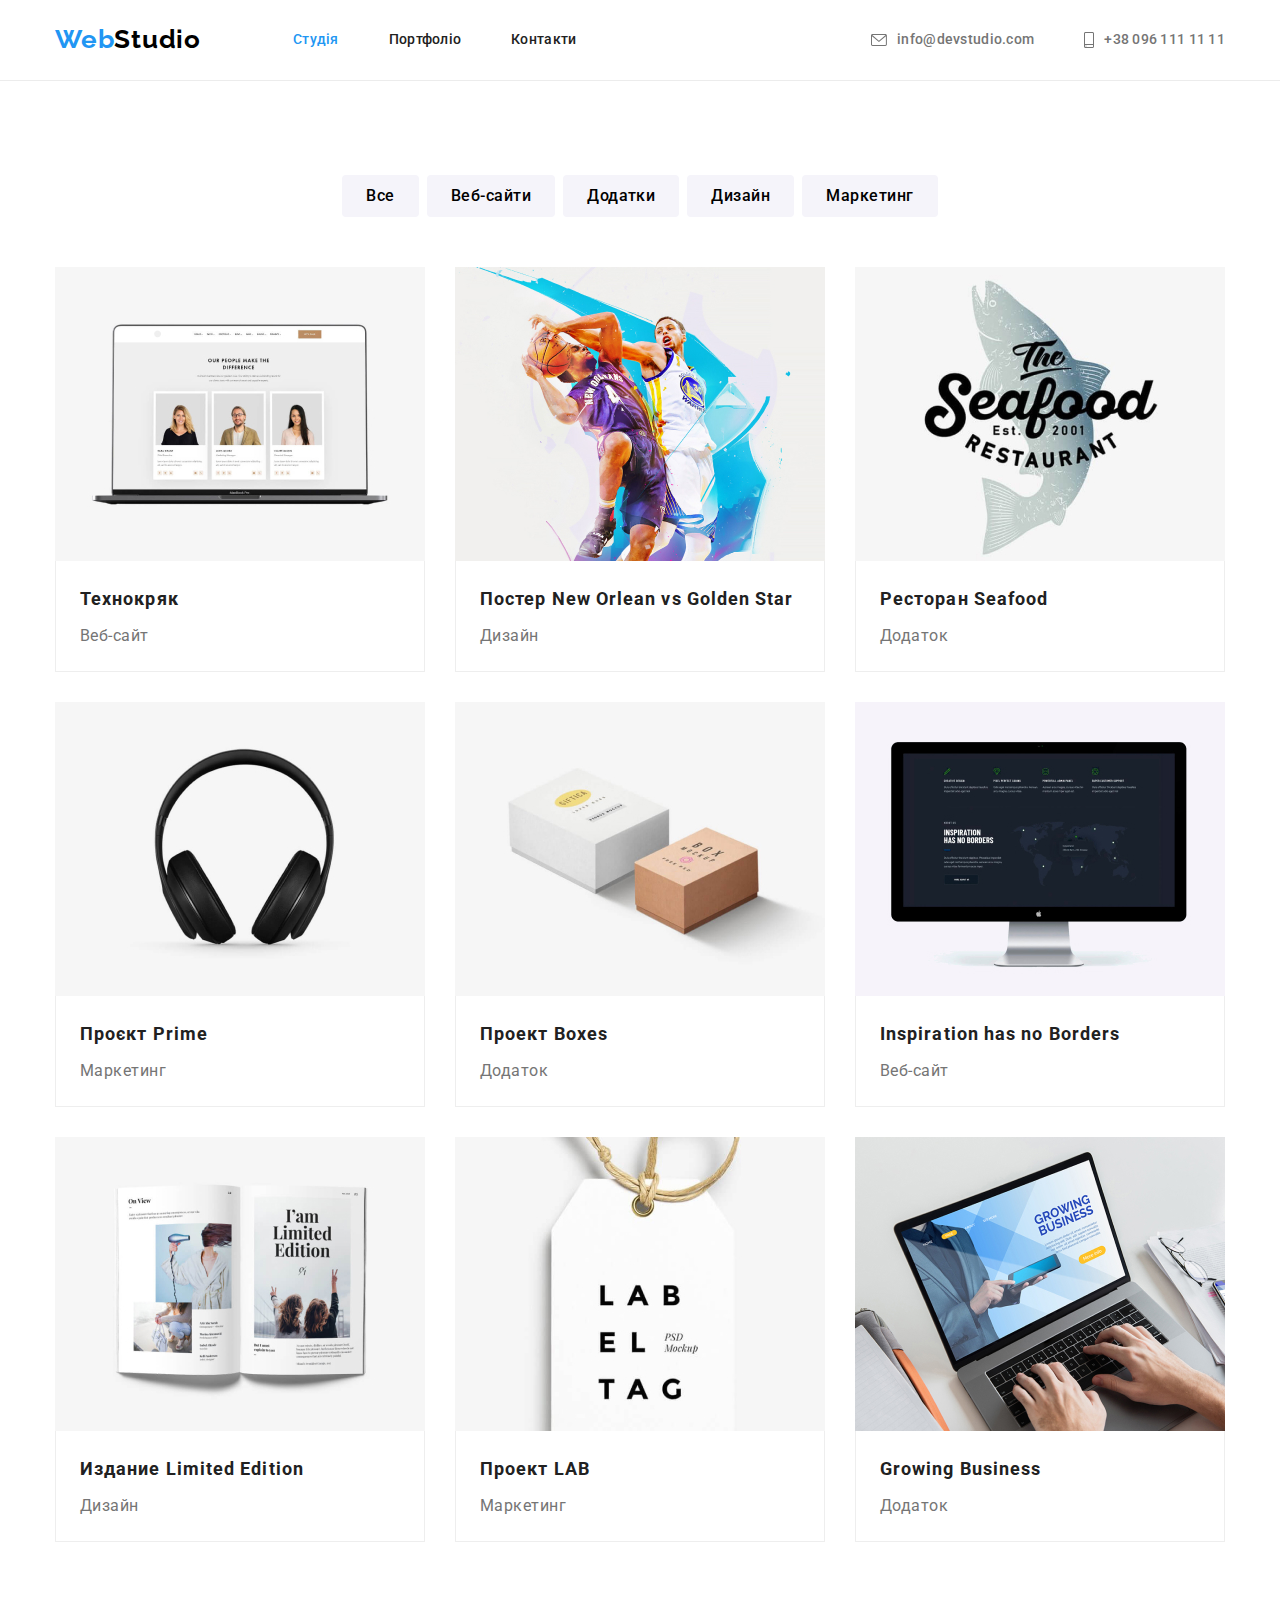
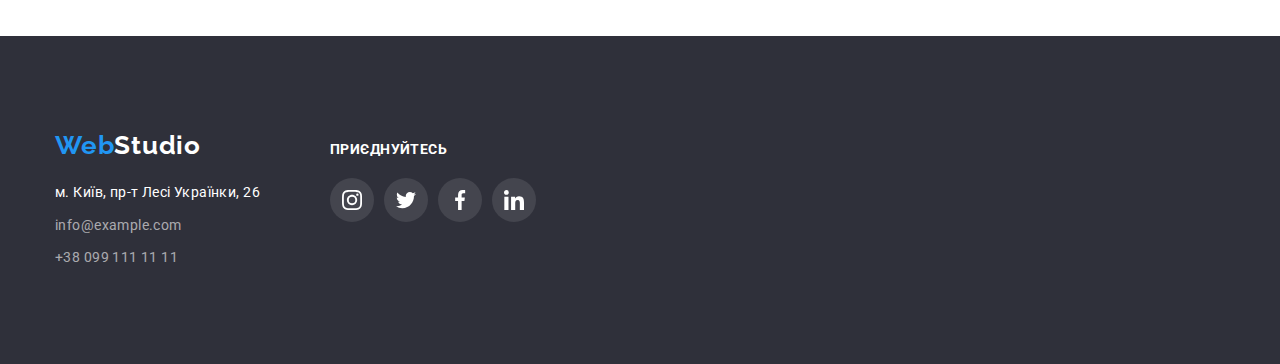
<file: portfolio.html>
<!DOCTYPE html>
<html lang="en">
<head>
    <meta charset="UTF-8">
    <meta http-equiv="X-UA-Compatible" content="IE=edge">
    <meta name="viewport" content="width=device-width, initial-scale=1.0">
    <title>Портфоліо</title>
    <!--Normalize s-->
    <link rel="stylesheet" href="https://cdn.jsdelivr.net/npm/modern-normalize@1.1.0/modern-normalize.min.css">
    <!--Normalize e-->
    <link rel="preconnect" href="https://fonts.googleapis.com">
    <link rel="preconnect" href="https://fonts.gstatic.com" crossorigin>
    <link
        href="https://fonts.googleapis.com/css2?family=Montserrat:wght@400;700&family=Raleway:wght@700&family=Roboto:wght@400;500;700;900&display=swap"
        rel="stylesheet">
    <link rel="stylesheet" href="./styles.css"/>
</head>
<body>
<!-- ХЕДЕР -->
    <header class="header-wrapper">
        <div class="container header-container">
            <nav class="header-nav">
                <a href="#" class="logo logo-header"><span class="logo-web">Web</span><span
                        class="logo-studio">Studio</span></a>
                <ul class="list header-list">
                    <li><a href="#" class="site-nav name-studio">Студія</a></li>
                    <li><a href="./portfolio.html" class="site-nav">Портфоліо</a></li>
                    <li><a href="#" class="site-nav">Контакти</a></li>
                </ul>
            </nav>
            <ul class="list header-contacts">
                <li class="header-site">
                    <a class="contacts-header" href="info@devstudio.com">
                        <svg class="icon-contacts" width="16" height="12">
                            <use href="./icons/icons.svg#envelope"></use>
                        </svg>info@devstudio.com</a>
                </li>
                <li>
                    <a class="contacts-header" href="tell:+380961111111">
                        <svg class="icon-contacts" width="10" height="16">
                            <use href="./icons/icons.svg#smartphone"></use>
                        </svg>+38 096 111 11 11</a>
                </li>
            </ul>
        </div>
    </header>
    <main>
        <section class="section">
            <div class="container">
             <ul class="list flex-portfolio-buttons">
                 <li><button type="button" class="button-portfolio">Все</button></li>
                 <li><button type="button" class="button-portfolio">Веб-сайти</button></li>
                 <li><button type="button" class="button-portfolio">Додатки</button></li>
                 <li><button type="button" class="button-portfolio">Дизайн</button></li>
                 <li><button type="button" class="button-portfolio">Маркетинг</button></li>
             </ul>
    
              <ul class="list flex-portfolio portfolio-wrapper portfolio-title">
                 <li class="portfolio-cards">
                     <a href="#" class="link portfolio-shadow">
                     <img src="./images/img-tehno.jpg" alt="laptop" width="370">
                     <div class="portfolio-paragraph"><h2 class="project-title">Технокряк</h2>
                     <p class="project-description">Веб-сайт</p></div>
                     </a>
                 </li>
                 <li class="portfolio-cards">
                     <a href="#" class="link portfolio-shadow">
                     <img src="./images/img-orlean.jpg" alt="Постер New Orlean vs Golden Star" width="370">
                     <div class="portfolio-paragraph"><h2 class="project-title">Постер New Orlean vs Golden Star</h2>
                     <p class="project-description">Дизайн</p></div>
                     </a>
                  </li>
                 <li class="portfolio-cards">
                     <a href="#" class="link portfolio-shadow">
                     <img src="./images/img-seafood.jpg" alt="Seafood" width="370">
                     <div class="portfolio-paragraph"><h2 class="project-title">Ресторан Seafood</h2>
                     <p class="project-description">Додаток</p></div>
                     </a>
                 </li>
                 <li class="portfolio-cards">
                     <a href="#" class="link portfolio-shadow">
                     <img src="./images/img-prime.jpg" alt="headphone" width="370">
                     <div class="portfolio-paragraph"><h2 class="project-title">Проєкт Prime</h2>
                     <p class="project-description">Маркетинг</p></div>
                     </a>
                 </li>
                 <li class="portfolio-cards">
                     <a href="#" class="link portfolio-shadow">
                     <img src="./images/img-boxes.jpg" alt="Boxes" width="370">
                     <div class="portfolio-paragraph"><h2 class="project-title">Проект Boxes</h2>
                     <p class="project-description">Додаток</p></div>
                     </a>
                 </li>
                 <li class="portfolio-cards">
                     <a href="#" class="link portfolio-shadow">
                     <img src="./images/img-inspiration.jpg" alt="monitor" width="370">
                     <div class="portfolio-paragraph"><h2 class="project-title">Inspiration has no Borders</h2>
                     <p class="project-description">Веб-сайт</p></div>
                     </a>
                 </li>
                 <li class="portfolio-cards">
                     <a href="#" class="link portfolio-shadow">
                     <img src="./images/img-limited.jpg" alt="magazine" width="370">
                     <div class="portfolio-paragraph"><h2 class="project-title">Издание Limited Edition</h2>
                    <p class="project-description">Дизайн</p></div>
                     </a>
                  </li>
                  <li class="portfolio-cards">
                     <a href="#" class="link portfolio-shadow">
                     <img src="./images/img-lab.jpg" alt="emblem" width="370">
                     <div class="portfolio-paragraph"><h2 class="project-title">Проект LAB</h2>
                    <p class="project-description">Маркетинг</p></div>
                     </a>
                  </li>
                  <li class="portfolio-cards">
                     <a href="#" class="link portfolio-shadow">
                     <img src="./images/img-business.jpg" alt="laptop and hands" width="370">
                     <div class="portfolio-paragraph"><h2 class="project-title">Growing Business</h2>
                    <p class="project-description">Додаток</p></div>
                     </a>
                  </li>
                
              </ul>
         </div>
        </section>
        
    </main>
<!-- ФУТЕР -->
    <footer class="footer section">
        <div class="container footer-main">
    
    
            <div>
                <a href="#" class="logo logo-footer"><span class="logo-web">Web</span><span
                        class="logo-studio-footer">Studio</span></a>
                <address>
                    <ul class="list">
                        <li class="footer-mrgn"><a class="adress-footer" href="#">м. Київ, пр-т Лесі Українки, 26</a></li>
                        <li class="footer-mrgn"><a class="contacts-footer" href="info@example.com">info@example.com</a></li>
                        <li><a class="contacts-footer" href="tell:+380991111111">+38 099 111 11 11</a></li>
                    </ul>
                </address>
            </div>
    
    
    
    
            <div class="footer-icons">
                <h3 class="footer-join">Приєднуйтесь</h3>
                <ul class="footer-socials">
                    <li>
                        <a class="footer-socials-link link" href="#" target="_blank" rel="noopener noreferrer"
                            aria-label="Іконка Instagram">
                            <svg class="footer-socials-icon" width="20" height="20">
                                <use href="./icons/icons.svg#instagram"></use>
                            </svg>
                        </a>
                    </li>
                    <li class="socials-item">
                        <a class="footer-socials-link link" href="#" target="_blank" rel="noopener noreferrer"
                            aria-label="Іконка Twitter">
                            <svg class="footer-socials-icon" width="20" height="20">
                                <use href="./icons/icons.svg#twitter"></use>
                            </svg>
                        </a>
                    </li>
                    <li class="socials-item">
                        <a class="footer-socials-link link" href="#" target="_blank" rel="noopener noreferrer"
                            aria-label="Іконка Facebook">
                            <svg class="footer-socials-icon" width="20" height="20">
                                <use href="./icons/icons.svg#facebook"></use>
                            </svg>
                        </a>
                    </li>
                    <li class="socials-item">
                        <a class="footer-socials-link link" href="#" target="_blank" rel="noopener noreferrer"
                            aria-label="Іконка Linkedin">
                            <svg class="footer-socials-icon" width="20" height="20">
                                <use href="./icons/icons.svg#linkedin"></use>
                            </svg>
                        </a>
                    </li>
                </ul>
            </div>
    
    
        </div>
    </footer>
    </body>
    
    </html>
</file>
<file: styles.css>
/*General*/

/* html {
    box-sizing: border-box;}

*,
*::before,
*::after {
    box-sizing: inherit;}*/

:root{
    --brand-color: #2196F3;
    --footer-background-color: #2F303A;
    --text-color: #212121;
    --paragraph-color: #757575;
}

body{
    font-family: Roboto, sans-serif;
    color: var(--text-color);
}

/*скидання стилів s*/

a {
    text-decoration: none;
    color: currentColor;}

h1, h2, h3, h4, h5, h6, p {
    margin: 0;}

ul, ol {
    list-style: none;
    padding: 0;
    margin: 0;}

img{
    display: block;
}
/*скидання стилів e*/

.container {
    width: 1200px;
    margin: 0 auto;
    padding: 0 15px;
    /* outline: 1px dashed blue; */
}




/*logo*/
.header-container {
    display: flex;
    align-items: center;
}

.header-wrapper {
    border-bottom: 1px solid #ECECEC;
}
.logo {
    font-family: 'Raleway';
    font-style: normal;
    font-weight: 700;
    font-size: 26px;
    line-height: 1.2;
    letter-spacing: 0.03em;
}

.logo-header {
    width: 145px; 
    /* margin-left: 215px;  */
    margin-right: 93px;
}

.header-list {
    display: flex;
    gap: 50px;
}

.header-nav {
    display: flex;
    margin-right: auto;
    align-items: center;
}
.header-contacts {
    display: flex;
    align-items: center;
}

.header-site {
    margin-right: 50px;
   
}

/* .header-phone {
    
} */

.logo-footer {
    margin-bottom: 20px;
    display: block;
}

.logo-web {
    color: var(--brand-color);}

.logo-studio {
    color: #000000;}

.logo-studio-footer {
    color: #FFFFFF;}

a:link {
    text-decoration: none;}

.link {
    display: inline-block;} 

/*Site nav*/

.site-nav {
    font-weight: 500;
    font-size: 14px;
    line-height: 1.14;
    letter-spacing: 0.02em;
    color: var(--text-color);
    padding-top: 32px;
    padding-bottom: 32px; 
    display: block;   
}



.name-studio {
    color: var(--brand-color);}

/* .name-studio::after {
    content: '';
    display: block;
    background-color: #2196F3;
    height: 4px;
    width: 100%;
    border-radius: 2px;
} */

.name-portfolio {
    color: var(--brand-color);}

.site-nav:hover, 
.site-nav:focus{
    color: var(--brand-color);}

.contacts-header {
    display: flex;
    text-align: center;
    color: var(--paragraph-color);
    font-weight: 500;
    font-size: 14px;
    line-height: 1.14;
    letter-spacing: 0.02em;
    padding-top: 32px;
    padding-bottom: 32px;
    align-items: center;
}

.contacts-footer {
    color: rgba(100%, 100%, 100%, 60%);
    font-size: 14px;
    line-height: 1.7;
    letter-spacing: 0.03em;}

.contacts-header:hover, 
.contacts-header:focus{
    color: var(--brand-color);}

.contacts-footer:hover,
.contacts-footer:focus {
    color: var(--brand-color);}

.adress-footer {
    color: #FFFFFF;
    font-size: 14px;
    line-height: 1.7;
    letter-spacing: 0.03em;
    width: 231px;
}


.adress-footer:hover, 
.adress-footer:focus {
    color: var(--brand-color);}

.footer {
    justify-content: baseline;
    background-color: var(--footer-background-color);
    padding: 60px 0;
    margin: 0 auto;
}

.footer-main {
    display: flex;
    align-items: baseline;
}

.footer-mrgn {
    margin-bottom: 9px;
}

.list{
    list-style: none;
    font-style: normal;
}

/*hero*/
.hero {
    color: #FFFFFF;
    text-align: center;
    text-transform: uppercase;
    font-weight: 900;
    font-size: 44px;
    line-height: 1.4;
    letter-spacing: 0.06em;
    width: 696px;
    text-align: center;
    margin-left: 252px;
}

.hero-section {
    background-color: var(--footer-background-color);
    padding: 200px 0;
    max-width: 1600px;
    margin: 0 auto;
    text-align: center;

    background-image: linear-gradient(to right, rgba(47, 48, 58, 0.4), rgba(47, 48, 58, 0.4)), 
    url(../goit-markup-hw-04/images/Solution.png); 
    
    
    background-repeat: no-repeat;
    background-position: center;
    background-size: cover;
}

/*Button*/
.button{
    background-color: var(--brand-color);
    color: #ffffff;
    font-weight: 700;
    font-size: 16px;
    line-height: 1.8;
    border-color: transparent;
    border-radius: 4px;
    letter-spacing: 0.06em;
    cursor: pointer;
    /* width: 200px; */
    /* margin: 30px 692px 200px 692px; */
    margin-top: 30px;
    min-width: 220px;
    min-height: 50px;
    padding: 9px 31px;
}

.button:hover,
.button:focus {
    background-color: #117dd4;
}



.title {
    font-weight: 700;
    font-size: 36px;
    line-height: 1.17;
    text-align: center;
    letter-spacing: 0.03em; 
    margin-bottom: 50px;
}

.about-title h3 {
    font-weight: 700;
    font-size: 14px;
    line-height: 1.14;
    letter-spacing: 0.03em;
    text-transform: uppercase;
    margin-bottom: 10px;
}

.about-paragraph {
    font-size: 14px;
    line-height: 1.7;
    letter-spacing: 0.03em;
    color: var(--paragraph-color);
    width: 270px;
}

.team {
    background-color: #F5F4FA;
}

.team-name {
    font-weight: 500;
    font-size: 16px;
    line-height: 1.18;
    letter-spacing: 0.03em;
    text-align: center;
    margin-bottom: 10px;
}

.team-position {
    color: var(--paragraph-color);
    font-size: 16px;
    line-height: 1.18;
    letter-spacing: 0.03em;
    text-align: center;
    margin-bottom: 16px;
}

.team-about{
    padding-top: 30px;
    padding-bottom: 30px;
}

.team-wrapper {
    /* padding-left: 5px;
    padding-right: 5px; */
    /* padding-top: 30px; */
    /* padding-bottom: 30px; */
    background-color: #FFFFFF;
    box-shadow: 0px 1px 3px rgba(0, 0, 0, 0.12), 0px 1px 1px rgba(0, 0, 0, 0.14), 0px 2px 1px rgba(0, 0, 0, 0.2);
    border-radius: 0px 0px 4px 4px;
}

/*section about*/

.flex-team {
    display: flex;
    gap: 30px;
}

.flex-works {
    display: flex;
    gap: 30px;
}

.flex-details {
    display: flex;
    gap: 30px;
}

.section {
    padding-top: 94px;
    padding-bottom: 94px;
}

.section-about {
    text-align: center;
    margin-left: auto;
    margin-right: auto;


}
.section-paragraph {
    padding-top: 93px;
}

/* SOCIALS ICONS*/

.socials {
    display: flex;
    align-items: center;
    justify-content: center;
    gap: 10px;
}

/* .socials-item{

} */

.socials-link{
    display: flex;
    align-items: center;
    justify-content: center;
    width: 44px;
    height: 44px;
    background-color: #ffffff;
    border-radius: 50%;
    
}

.socials-icon{
    fill: #AFB1B8;
}

.socials-link:hover,
.socials-link:focus {
    background-color: var(--brand-color);
    border-color: var(--brand-color);
}

.socials-link:hover .socials-icon,
.socials-link:focus .socials-icon {
    fill: #FFFFFF;
}



.about-icon {
    display: flex;
    background-color: #F5F4FA;
    width: 270px;
    height: 120px;
    align-items: center;
    justify-content: center;
    border-radius: 4px;
    margin-bottom: 30px;

}

.clients {
    display: flex;
    align-items: center;
    gap: 30px;
}

.clients-link {
    display: flex;
    align-items: center;
    justify-content: center;
    width: 170px;
    height: 92px;
    border: 1px solid #AFB1B8;
    border-radius: 4px;
}

.icons-clients {
    display: flex;
    align-items: center;
    justify-content: center;
    width: 170px;
    height: 92px;
   
}


.clients-link:hover .socials-icon ,
.clients-link:focus .socials-icon {
    fill: var(--brand-color);
    
}

.clients-link:hover,
.clients-link:focus {
    border-color: var(--brand-color);
}

.icon-contacts {
    fill: currentColor;
    margin-right: 10px;
}


.icon-contacts:hover,
.icon-contacts:focus {
    fill: var(--brand-color);
}

.footer-join {
    font-weight: 700;
    font-size: 14px;
    line-height: 1.14;
    letter-spacing: 0.03em;
    text-transform: uppercase;
    color: #FFFFFF;
    margin-bottom: 20px;
    text-align: left;
}

.footer-icons {
    display: block;
    text-align: center;
    justify-content: center;
    margin-left: 70px;
}

.footer-socials-icon {
    fill: #FFFFFF;
}

.footer-socials {
    display: flex;
    align-items: center;
    justify-content: center;
    gap: 10px;
}

.footer-socials-link {
    display: flex;
    align-items: center;
    justify-content: center;
    width: 44px;
    height: 44px;
    background-color: rgba(255, 255, 255, 0.1);
    border-radius: 50%;
}

.footer-socials-link:hover,
.footer-socials-link:focus {
    background-color: var(--brand-color);
}

.footer-socials-link:hover .footer-socials-icon,
.footer-socials-link:focus .footer-socials-icon {
    fill: #FFFFFF;
}

/* PORTFOLIO */

.project-title {
    color: var(--text-color);
    font-weight: 700;
    font-size: 18px;
    line-height: 2;
    letter-spacing: 0.06em;
}

.project-description {
    font-size: 16px;
    line-height: 30px;
    letter-spacing: 0.03em;
    color: var(--paragraph-color);
}
.button-portfolio {
    background-color: #F5F4FA;
    font-weight: 500;
    font-size: 16px;
    line-height: 1.6;
    letter-spacing: 0.03em;
    border-color: transparent;
    border-radius: 4px;
    cursor: pointer;
    padding: 6px 22px;
}

.button-portfolio:hover,
.button-portfolio:focus {
    background-color: var(--brand-color);
    color: #FFFFFF;
    box-shadow: 0px 3px 1px rgba(0, 0, 0, 0.1), 0px 1px 2px rgba(0, 0, 0, 0.08), 0px 2px 2px rgba(0, 0, 0, 0.12);
}

.flex-portfolio-buttons {
    display: flex;
    margin-bottom: 50px;
    justify-content: center;
    gap: 8px;
}

.flex-portfolio {
    display: flex;
    flex-wrap: wrap;
    margin-top: -30px;
    margin-left: -30px;
}

.portfolio-cards {
    flex-basis: calc(100% / 3 - 30px);
    margin-top: 30px;
    margin-left: 30px;
}

.portfolio-wrapper div {
    border: 1px solid #EEEEEE; 
    border-top: none;
}
.portfolio-title h2 {
    margin-bottom: 4px;
}

.portfolio-shadow:hover,
.portfolio-shadow:focus {
    box-shadow: 0px 1px 1px rgba(0, 0, 0, 0.12), 0px 4px 4px rgba(0, 0, 0, 0.06), 1px 4px 6px rgba(0, 0, 0, 0.16);
}

.portfolio-paragraph {
    padding: 20px 24px;
}
</file>
